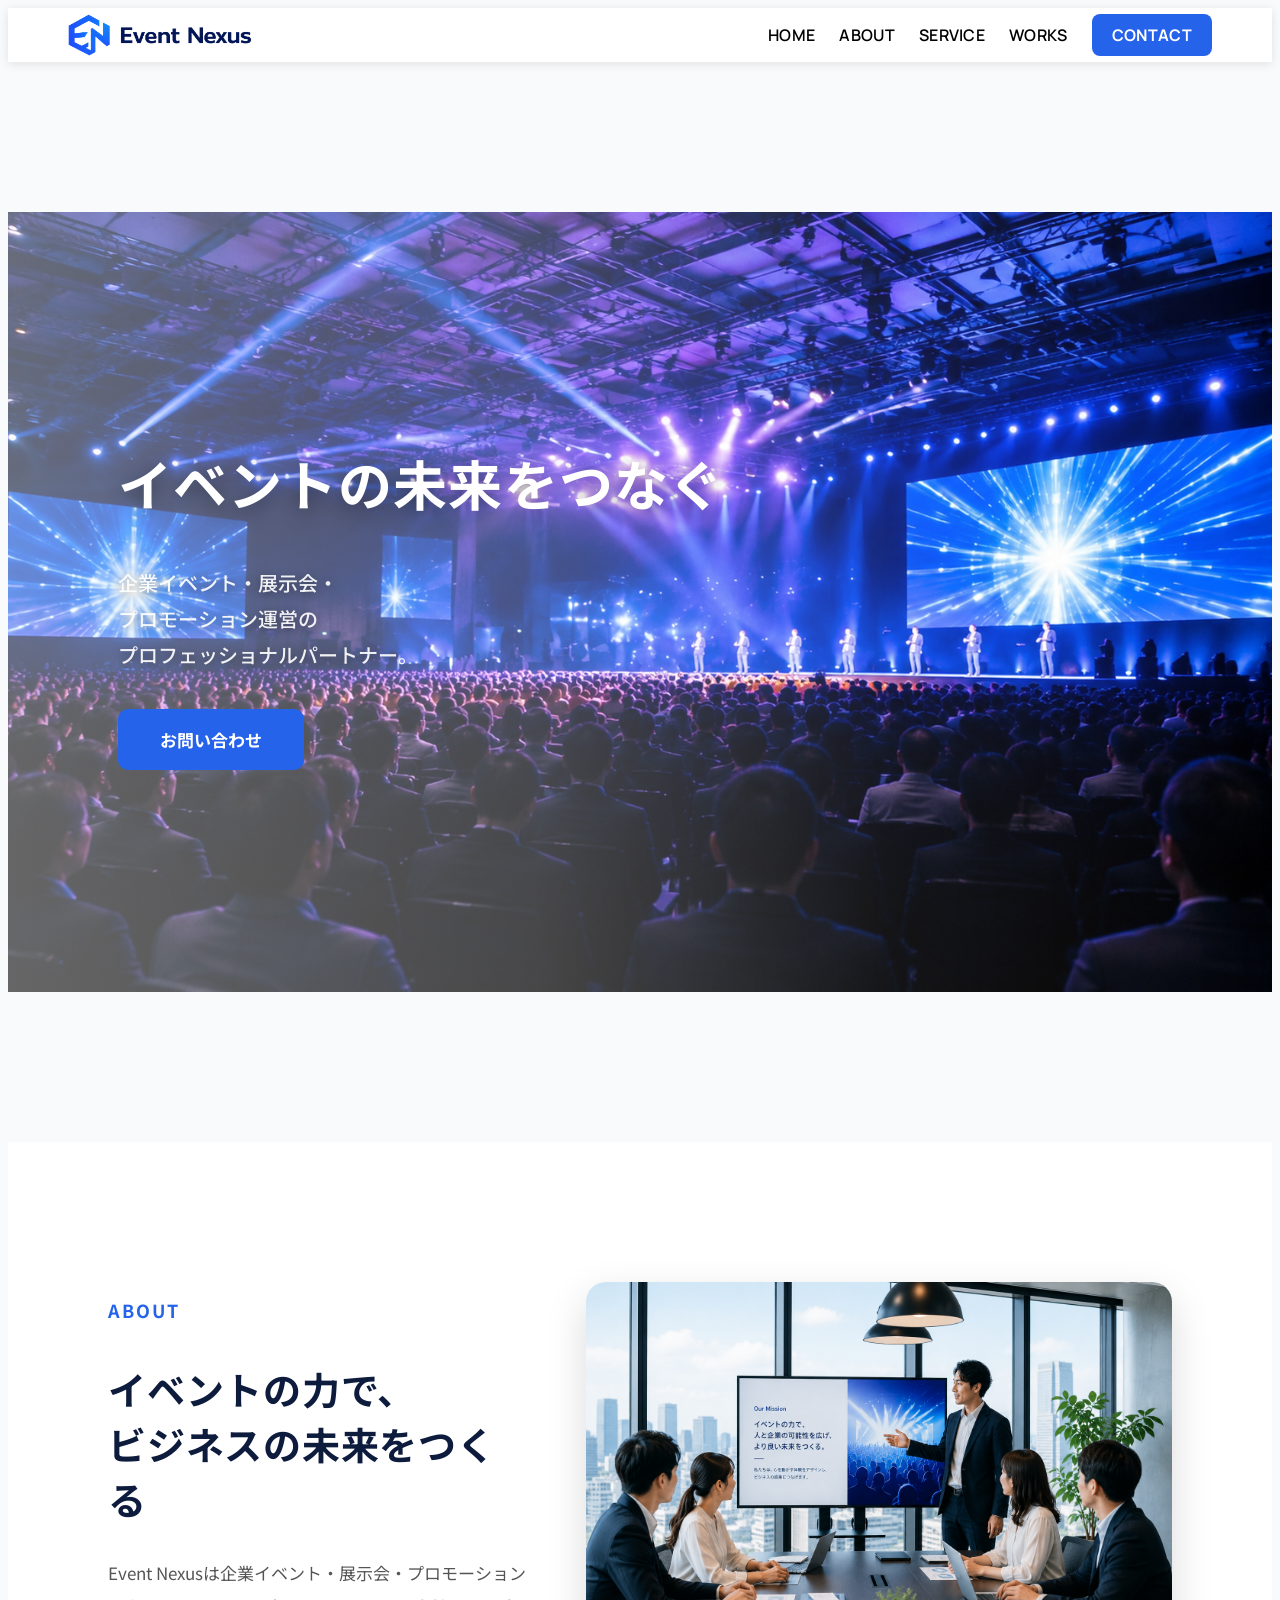
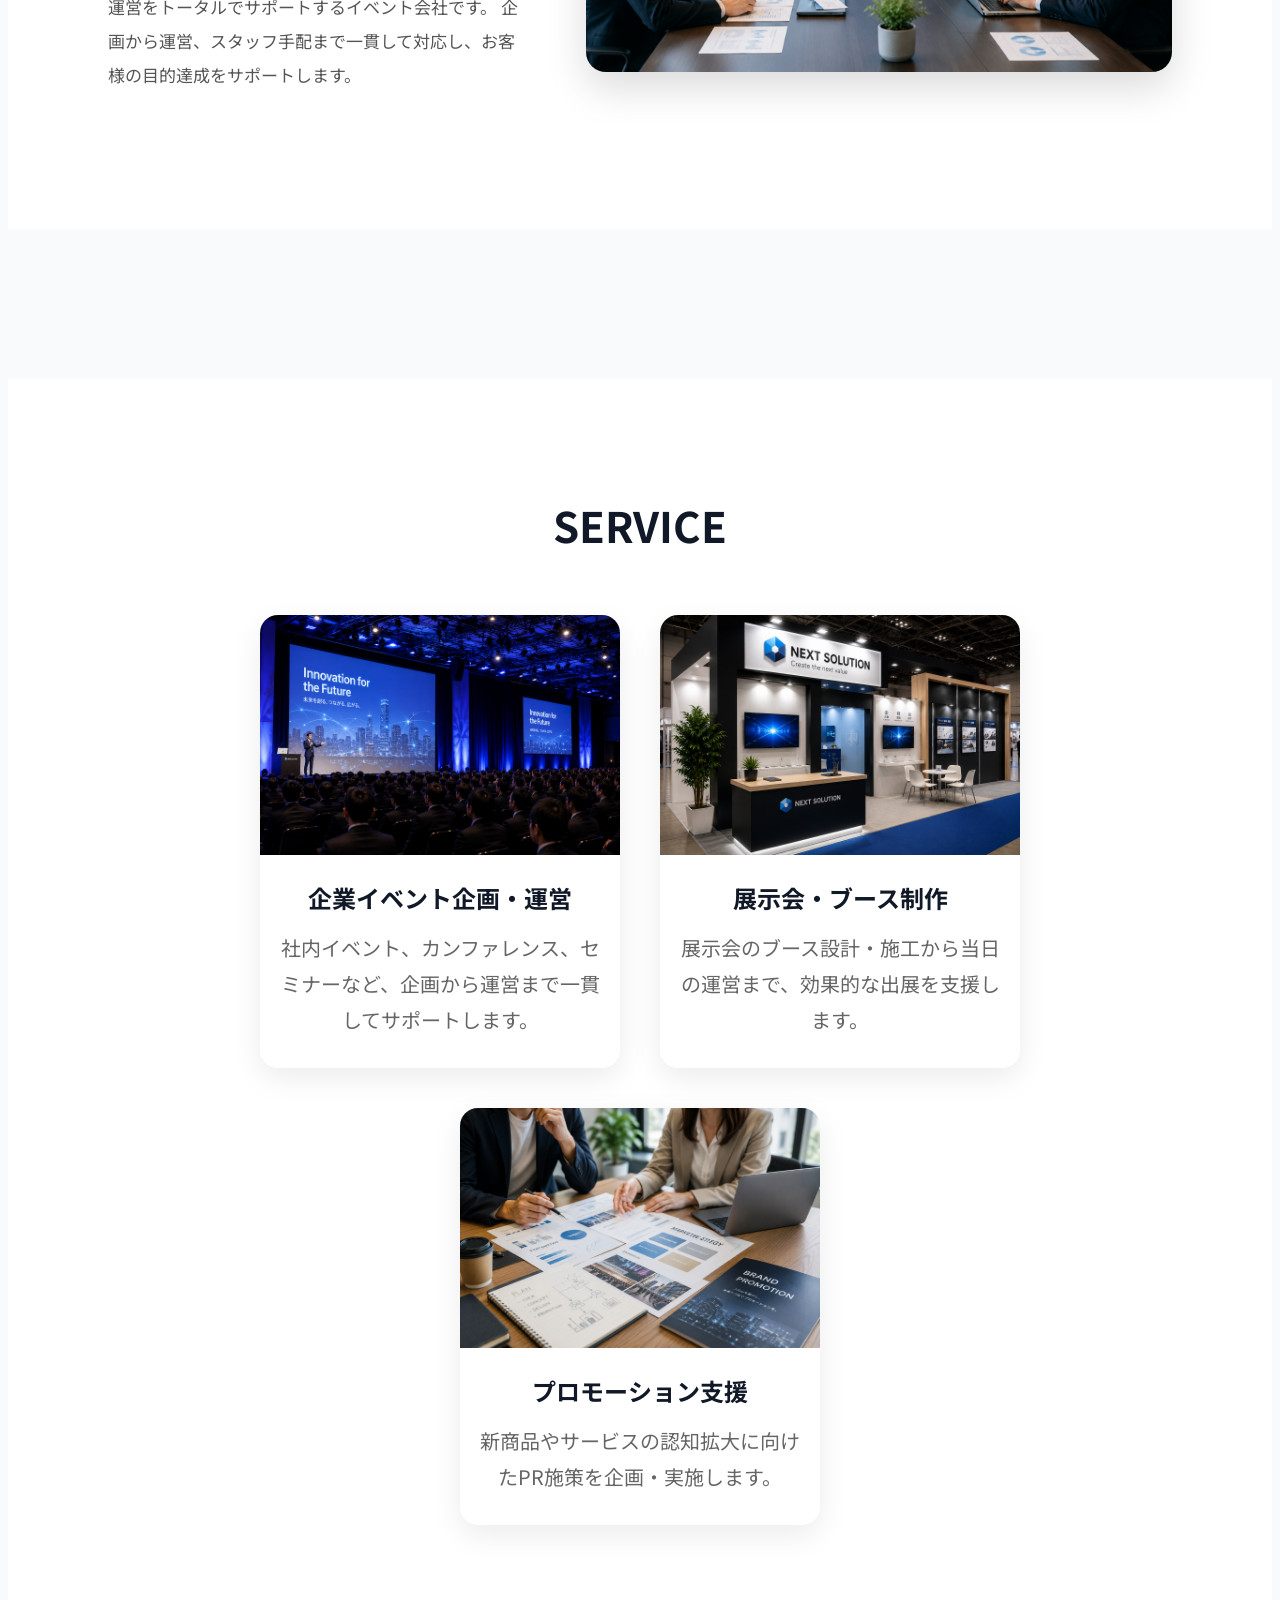
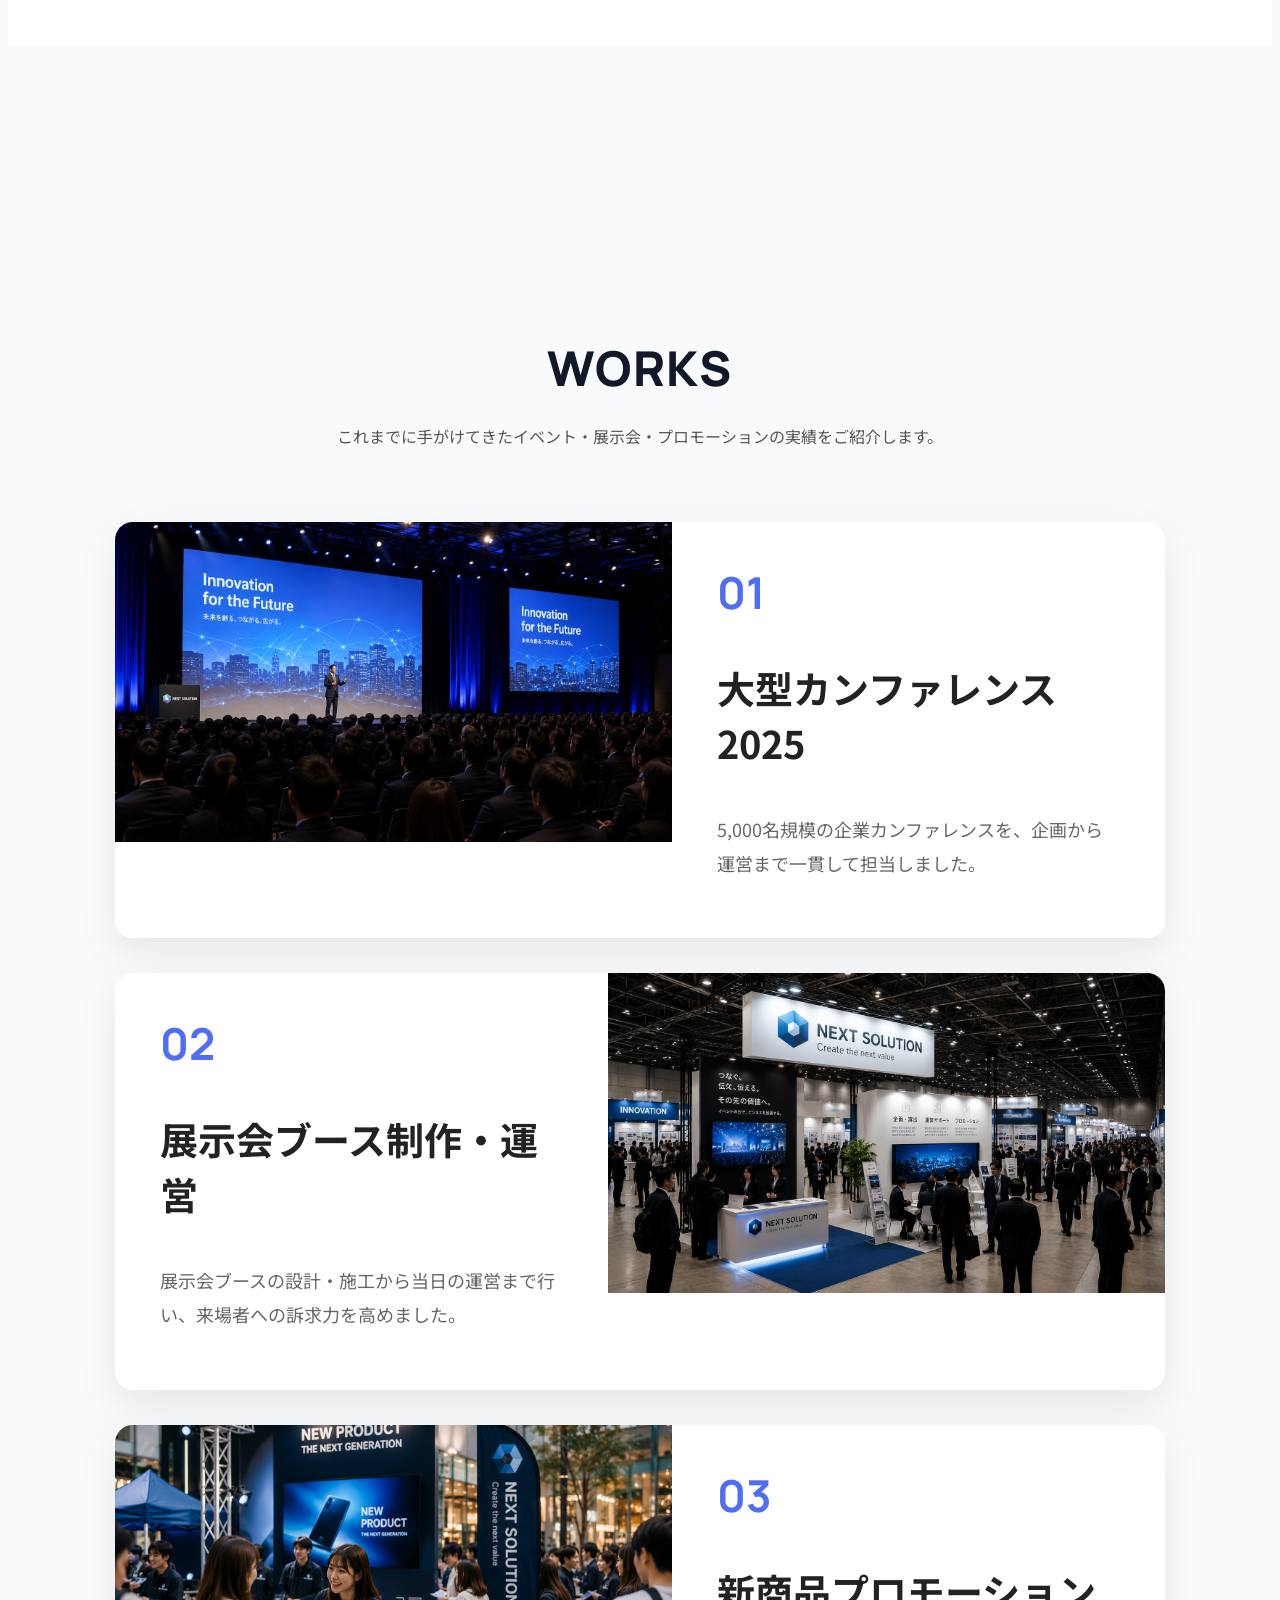
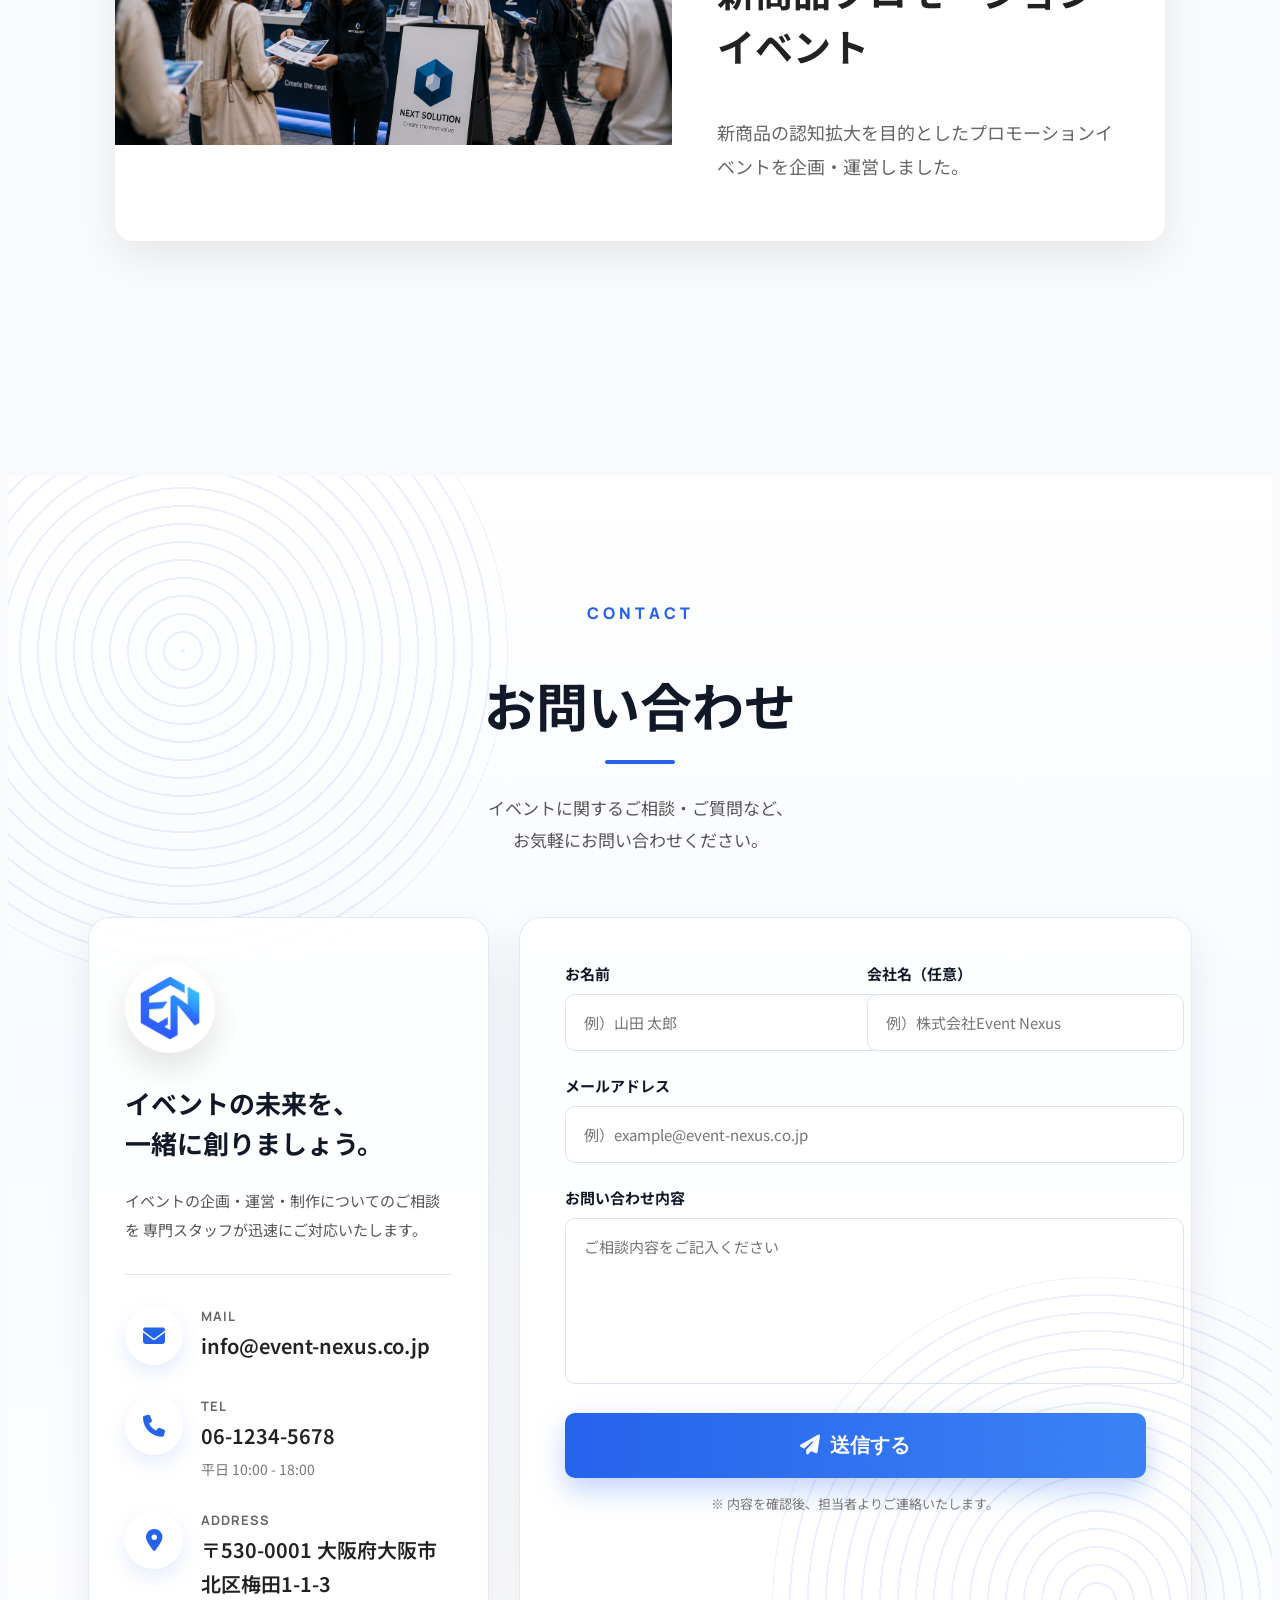
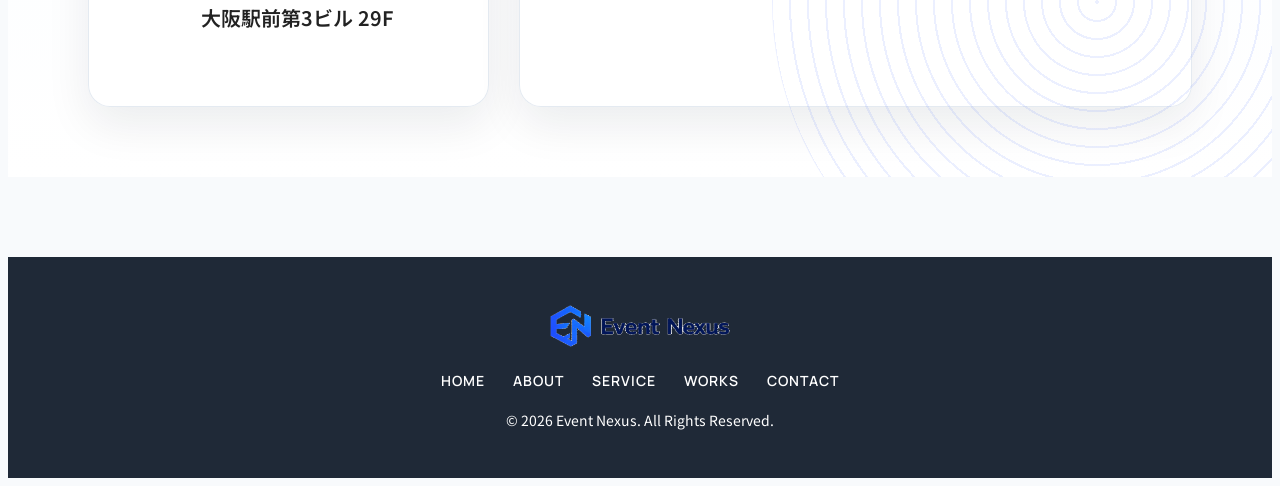
<file: index.html>
<!DOCTYPE html>
<html lang="ja">
<head>
    <meta charset="UTF-8">
    <meta name ="viewport" content ="width=device-width, initial-scale=1.0">
    <title>Event Nexus</title>
    <link rel="stylesheet" href="https://cdnjs.cloudflare.com/ajax/libs/font-awesome/6.5.1/css/all.min.css">
    <link rel="preconnect" href="https://fonts.googleapis.com">
    <link rel="preconnect" href="https://fonts.gstatic.com" crossorigin>
    <link href="https://fonts.googleapis.com/css2?family=Manrope:wght@400;500;600;700;800&family=Noto+Sans+JP:wght@300;400;500;700&display=swap" rel="stylesheet">
    <link rel="stylesheet" href="style.css">
    <link rel="icon" type="image/png" href="images/logo.png">
</head>
<body>
    <header>
    <h1>
        <img src="images/logo.png" alt="Event Nexus">
    </h1>

    <nav id="nav-menu">
        <a href="#home">HOME</a>
        <a href="#about">ABOUT</a>
        <a href="#service">SERVICE</a>
        <a href="#works">WORKS</a>
        <a href="#contact" class="contact-btn">CONTACT</a>
    </nav>

    <button class="menu-toggle" id="menu-toggle">
        ☰
    </button>

    </header>
    <section id="home" class="hero">
        <div class="hero-content">
            <h2>イベントの未来をつなぐ</h2>
            <p>企業イベント・展示会・<br>
                プロモーション運営の<br>
                プロフェッショナルパートナー。</p>

            <a href="#contact" class="hero-btn">お問い合わせ</a>
        </div>
    </section>
    <section class="about" id="about">
        <div class="about-text">
            <h2>ABOUT</h2>
            <h3>イベントの力で、<br>ビジネスの未来をつくる</h3>
            <p>
            Event Nexusは企業イベント・展示会・プロモーション運営をトータルでサポートするイベント会社です。
            企画から運営、スタッフ手配まで一貫して対応し、お客様の目的達成をサポートします。
            </p>
        </div>
        <div class="about-image">
            <img src="images/about.jpg" alt="会議の様子">
        </div>
    </section>
    <section class="service" id="service">
    <h2>SERVICE</h2>

    <div class="service-container">

        <div class="service-item">
            <img src="images/service-event.jpg" alt="企業イベント企画">
            <div class="service-text">
                <h3>企業イベント企画・運営</h3>
                <p>社内イベント、カンファレンス、セミナーなど、企画から運営まで一貫してサポートします。</p>
            </div>
        </div>

        <div class="service-item">
            <img src="images/service-booth.jpg" alt="展示会ブース制作">
            <div class="service-text">
                <h3>展示会・ブース制作</h3>
                <p>展示会のブース設計・施工から当日の運営まで、効果的な出展を支援します。</p>
            </div>
        </div>

        <div class="service-item">
            <img src="images/service-promotion.jpg" alt="プロモーション支援">
            <div class="service-text">
                <h3>プロモーション支援</h3>
                <p>新商品やサービスの認知拡大に向けたPR施策を企画・実施します。</p>
            </div>
        </div>

    </div>
</section>
    <section class="works" id="works">
        <h2>WORKS</h2>
        <p class="works-lead">
            これまでに手がけてきたイベント・展示会・プロモーションの実績をご紹介します。
        </p>
        <div class="work-card fade-in">
            <div class="work-image">
                <img src="images/work1.jpg" alt="大型カンファレンス">
            </div>
            <div class="work-text">
                <span>01</span>
                <h3>大型カンファレンス2025</h3>
                <p>5,000名規模の企業カンファレンスを、企画から運営まで一貫して担当しました。</p>
            </div>
        </div>

        <div class="work-card reverse fade-in">
            <div class="work-image">
                <img src="images/work2.jpg" alt="展示会ブース制作">
            </div>
            <div class="work-text">
                <span>02</span>
                <h3>展示会ブース制作・運営</h3>
                <p>展示会ブースの設計・施工から当日の運営まで行い、来場者への訴求力を高めました。</p>
            </div>
        </div>

        <div class="work-card fade-in">
            <div class="work-image">
                <img src="images/work3.jpg" alt="プロモーションイベント">
            </div>
            <div class="work-text">
                <span>03</span>
                <h3>新商品プロモーションイベント</h3>
                <p>新商品の認知拡大を目的としたプロモーションイベントを企画・運営しました。</p>
            </div>
        </div>
    </section>
    <section class="contact" id="contact">
    <p class="section-label">CONTACT</p>
    <h2>お問い合わせ</h2>
    <div class="section-line"></div>
    <p class="contact-lead">
        イベントに関するご相談・ご質問など、<br>
        お気軽にお問い合わせください。
    </p>

    <div class="contact-container fade-in">
        <div class="contact-info">
            <div class="contact-logo">
                <img src="images/logo-icon.png" alt="Event Nexus">
            </div>

            <h3>イベントの未来を、<br>一緒に創りましょう。</h3>

            <p class="contact-message">
                イベントの企画・運営・制作についてのご相談を
                専門スタッフが迅速にご対応いたします。
            </p>

            <div class="contact-detail">
                <div class="contact-icon"><i class="fa-solid fa-envelope"></i></div>
                <div>
                    <span>MAIL</span>
                    <p>info@event-nexus.co.jp</p>
                </div>
            </div>

            <div class="contact-detail">
                <div class="contact-icon"><i class="fa-solid fa-phone"></i></div>
                <div>
                    <span>TEL</span>
                    <p>06-1234-5678</p>
                    <small>平日 10:00 - 18:00</small>
                </div>
            </div>

            <div class="contact-detail">
                <div class="contact-icon"><i class="fa-solid fa-location-dot"></i></div>
                <div>
                    <span>ADDRESS</span>
                    <p>〒530-0001 大阪府大阪市北区梅田1-1-3<br>大阪駅前第3ビル 29F</p>
                </div>
            </div>
        </div>

        <form 
        class="contact-form"
        action="https://formspree.io/f/xvzjvaaa"
        method="POST">
        <input type="hidden" name="_redirect" value="https://natona1219.github.io/event-nexus-site/thanks.html">
            <div class="form-row">
                <div class="form-group">
                    <label>お名前</label>
                    <input 
                    type="text" 
                    name="name"
                    placeholder="例）山田 太郎"
                    required>
                </div>

                <div class="form-group">
                    <label>会社名（任意）</label>
                    <input 
                    type="text" 
                    name="company"
                    placeholder="例）株式会社Event Nexus">
                </div>
            </div>

            <div class="form-group">
                <label>メールアドレス</label>
                <input 
                type="email" 
                name="email"
                placeholder="例）example@event-nexus.co.jp"
                required>
            </div>

            <div class="form-group">
                <label>お問い合わせ内容</label>
                <textarea 
                name="message"
                placeholder="ご相談内容をご記入ください"
                required></textarea>
            </div>

            <button type="submit"><i class="fa-solid fa-paper-plane"></i>送信する</button>
            <p class="form-note">※ 内容を確認後、担当者よりご連絡いたします。</p>
        </form>
    </div>
</section>

<footer>
    <div class="footer-inner">
        <div class="footer-logo">
            <img src="images/logo.png" alt="Event Nexus">
        </div>

        <div class="footer-nav">
            <a href="#home">HOME</a>
            <a href="#about">ABOUT</a>
            <a href="#service">SERVICE</a>
            <a href="#works">WORKS</a>
            <a href="#contact">CONTACT</a>
        </div>

        <p>© 2026 Event Nexus. All Rights Reserved.</p>
    </div>
</footer>

<script>
const fadeElements = document.querySelectorAll('.fade-in');
const header = document.querySelector("header");
const menuToggle = document.querySelector("#menu-toggle");
const navMenu = document.querySelector("#nav-menu");
const navLinks = document.querySelectorAll("#nav-menu a");

navLinks.forEach((link) => {
  link.addEventListener("click", () => {
    navMenu.classList.remove("active");
    menuToggle.textContent = "☰";
  });
});

menuToggle.addEventListener("click", () => {
  navMenu.classList.toggle("active");

  if (navMenu.classList.contains("active")) {
    menuToggle.textContent = "×";
  } else {
    menuToggle.textContent = "☰";
  }
});
    
window.addEventListener('scroll', () => {
    fadeElements.forEach((element) => {
        const position =element.getBoundingClientRect().top;
        const screenHeight =window.innerHeight;

        if (position < screenHeight - 100) {
            element.classList.add('show');
        }
    });
    if (window.scrollY > 50) {
        header.classList.add("scrolled");
    } else {
        header.classList.remove("scrolled");
    }
});
</script>

</body>
</html>
</file>
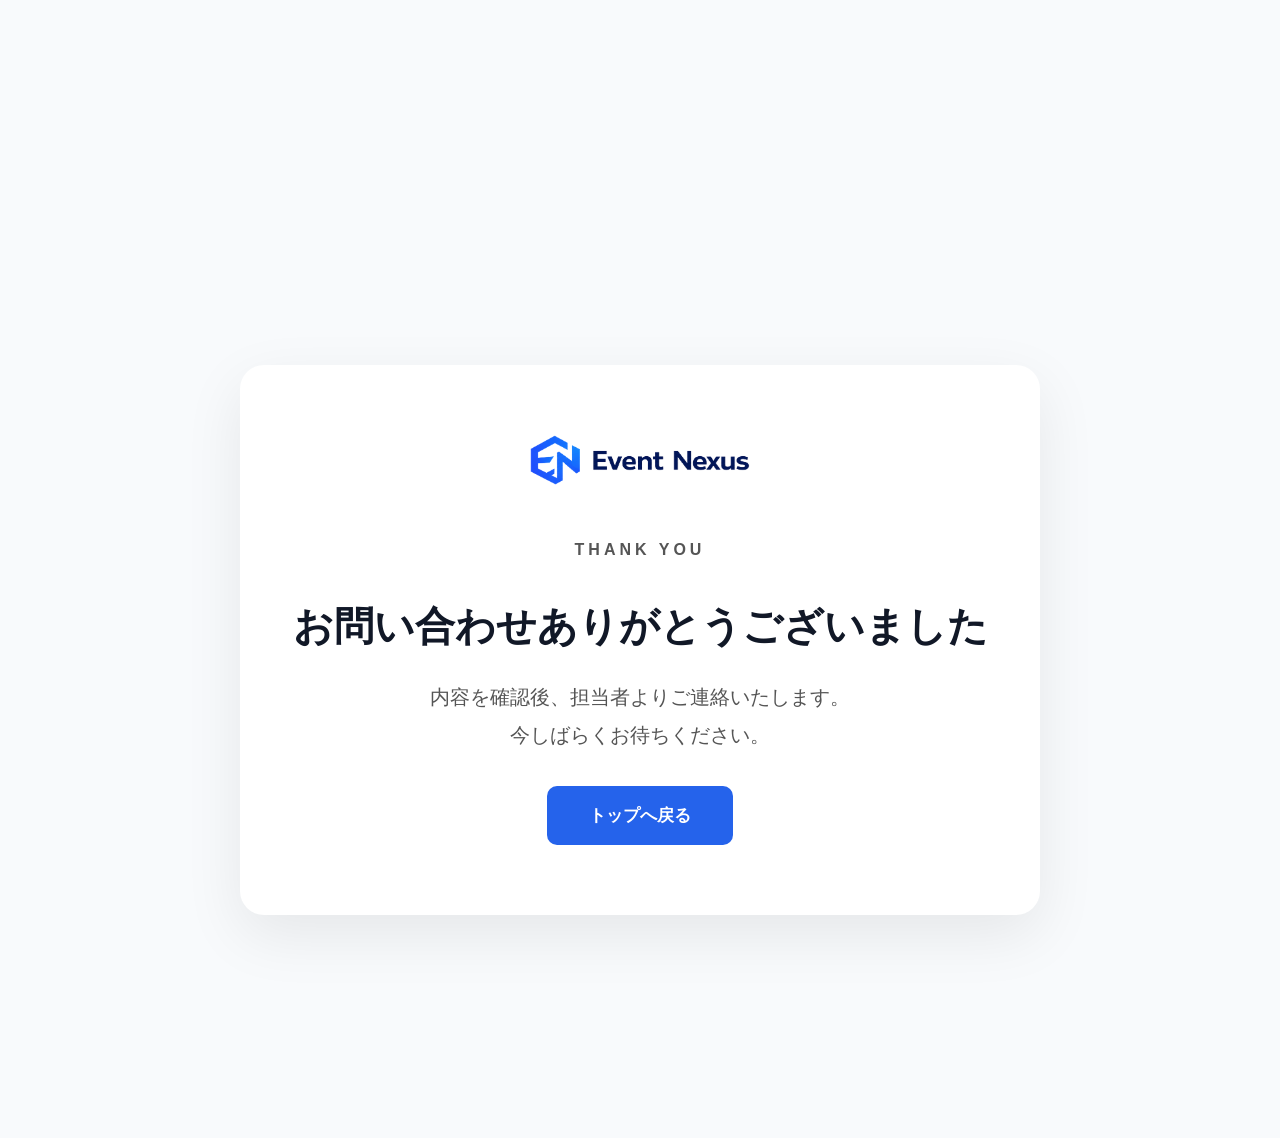
<file: thanks.html>
<!DOCTYPE html>
<html lang="ja">
<head>
  <meta charset="UTF-8">
  <meta name="viewport" content="width=device-width, initial-scale=1.0">
  <title>送信完了 | Event Nexus</title>
  <link rel="stylesheet" href="style.css">
</head>
<body>
  <section class="thanks-page">
    <div class="thanks-box">
      <img src="images/logo.png" alt="Event Nexus">
      <p class="section-label">THANK YOU</p>
      <h1>お問い合わせありがとうございました</h1>
      <p>
        内容を確認後、担当者よりご連絡いたします。<br>
        今しばらくお待ちください。
      </p>
      <a href="index.html" class="hero-btn">トップへ戻る</a>
    </div>
  </section>
</body>
</html>
</file>
<file: style.css>
html {
    scroll-behavior: smooth;
}
body {
    font-family: Noto Sans JP, sans-serif;
    background-color: #f8fafc;
}

header {
    display: flex;
    justify-content: space-between;
    align-items: center;
    padding: 6px 60px;
    position: sticky;
    top: 0;
    background: white;
    box-shadow: 0 2px 10px rgba(0,0,0,0.1);
    z-index: 100;
}

header.scrolled {
    background: rgba(255, 255, 255, 0.95);
    box-shadow: 0.8px 24px rgba(0,0,0,0.08);
    transition: 0.3s;
}

header h1 {
    margin: 0;
    display: flex;
    align-items: center;
    gap: 6px;

    font-family: "Manrope", sans-serif;
    font-weight: 800;
    letter-spacing: -0.03em;
}
header h1 img {
    height: 42px;
    width: auto;
    display: block;
}

nav a {
    margin-left: 20px;
    text-decoration: none;
    color: black;
    transition: 0.3s;
    display: inline-block;
    font-family: "Manrope", sans-serif;
    font-weight: 600;
    letter-spacing: 0.02em;
}
nav a:hover {
    color: #2563eb;
    transform: translateY(-4px);
}

.menu-toggle {
    display: none;
    background: none;
    border: none;
    font-size: 32px;
    cursor: pointer;
}

.contact-btn {
    background: #2563eb;
    color: white !important;
    padding: 10px 20px;
    border-radius: 8px;
    font-family: "Manrope", sans-serif;
    font-weight: 700;
    letter-spacing: 0.02em;
}
.contact-btn:hover {
    background: #1d4ed8;
}
section {
    text-align: center;
    margin-top: 150px;
    scroll-margin-top: 70px;
}
section h2 {
    font-size: 48px;
}
section p {
    font-size: 20px;
}
.about {
    display: flex;
    align-items: flex-start;
    justify-content: space-between;
    gap: 60px;
    padding: 140px 100px 120px;
    text-align: left;
    background: white;
}
.about-text {
    flex: 1;
}
.about-text h2 {
    font-size: 18px;
    color: #2563eb;
    margin-bottom: 20px;
    letter-spacing: 2px;
}
.about-text h3 {
    font-size: 38px;
    line-height: 1.45;
    font-weight: 700;
    letter-spacing: 0.02em;
    color: #0d1b3d;
    margin-bottom: 30px;
}
.about-text p {
    font-size: 17px;
    line-height: 2;
    color: #555;
}
.about-image {
    flex: 1.4;
}
.about-image img {
    width: 100%;
    border-radius: 20px;
    box-shadow: 0 15px 40px rgba(0,0,0,0.15);
}
.service {
    text-align: center;
    background: #fff;
    padding: 80px 80px 120px;
}
.service h2 {
    font-size: 42px;
    margin-bottom: 60px;
    color: #111827;
}
.service-item {
    width: 360px;
    background: #fff;
    padding: 0;
    border: none;
    border-radius: 18px;
    overflow: hidden;
    box-shadow: 0 10px 30px rgba(0,0,0,.08);
    transition: 0.35s;
}
.service-item img {
    width: 100%;
    height: 240px;
    object-fit: cover;
    display: block;
}
.service-item h3 {
    margin: 25px 20px 15px;
    font-size: 24px;
    color: #111827;
}
.service-item p {
    margin: 0 20px 30px;
    color: #666;
    line-height: 1.8;
}
.service-item:hover {
    transform: translateY(-10px);
    box-shadow: 0 20px 40px rgba(37,99,235,.18);
}
.service-container {
    display: flex;
    justify-content: center;
    gap: 40px;
    flex-wrap: wrap;
}
.works {
    padding: 100px 40px 50px;
    background: #f8fafc;
    text-align: center;
}

.works h2 {
    font-size: 48px;
    font-family: "Manrope", sans-serif;
    font-weight: 800;
    letter-spacing: 0.04em;
    color: #111827;
    margin-bottom: 20px;
}

.works-lead {
    max-width: 720px;
    margin: 0 auto 70px;
    font-size: 16px;
    line-height: 2;
    color: #555;
}

.work-card {
    max-width: 1050px;
    margin: 0 auto 35px;
    display: flex;
    align-items: stretch;
    background: white;
    border-radius: 18px;
    overflow: hidden;
    box-shadow: 0 15px 40px rgba(0,0,0,.08);
    transition: .35s;
}

.work-card:hover {
    transform: translateY(-10px);
    box-shadow: 0 25px 60px rgba(0,0,0,.15);
}

.work-card.reverse {
    flex-direction: row-reverse;
}

.work-image {
    width: 58%;
    overflow: hidden;
}

.work-image img {
    width: 100%;
    height: 320px;
    object-fit: cover;
    display: block;
    transition: .5s;
}

.work-card:hover .work-image img {
    transform: scale(1.05);
}

.work-text {
    width: 42%;
    padding: 40px 45px;
    text-align: left;
    display: flex;
    flex-direction: column;
    justify-content: center;
}

.work-text span {
    display: block;
    font-family: "Manrope", sans-serif;
    font-size: 44px;
    font-weight: 700;
    color: #4f6df5;
    margin-bottom: 20px;
}

.work-text h3 {
    font-size: 38px;
    font-weight: 700;
    color: #222;
    margin: 18px 0 24px;
}

.work-text p {
    font-size: 18px;
    line-height: 1.9;
    color: #666;
}
.hero {
    padding: 110px 60px;
    min-height: 560px;
    display: flex;
    align-items: center;

    background: linear-gradient(90deg, 
    rgba(255, 255, 255, 0.40) 0%,
    rgba(255, 255, 255, 0.28) 42%, 
    rgba(255, 255, 255, 0.08) 70%, 
    rgba(255, 255, 255, 0.00) 100%),
    url("images/hero.jpg");

    background-size: cover;
    background-position: 60% center;
    background-repeat: no-repeat;
}
.hero-content{
    display: flex;
    flex-direction: column;
    align-items: flex-start;
    max-width: 700px;
    margin-left: 50px;
    margin-top: -30px;
    text-align: left;
}
.hero h2 {
    font-size: 54px;
    line-height: 1.25;
    letter-spacing: 0.02em;
    font-weight: 700;
    margin-bottom: 28px;
    color: #ffffff;
    text-shadow: 0 4px 20px rgba(0, 0, 0, .45);
}
.hero p {
    font-size: 20px;
    line-height: 1.8;
    font-weight: 500;
    color: rgba(255, 255, 255, .92);
    text-shadow: 0 2px 10px rgba(0, 0, 0, .4);
    margin-bottom: 36px;
}
.hero-btn {
    display: inline-block;
    background: #2563eb;
    color: white;
    padding: 18px 42px;
    font-size: 17px;
    border-radius: 10px;
    text-decoration: none;
    font-weight: bold;
    transition: .3s;
}
.hero-btn:hover {
    background: #1d4ed8;
    transform: translateY(-4px);
    box-shadow: 0 12px 35px rgba(37, 99, 235,.45);
}
.contact {
    padding: 110px 80px 70px;
    background: linear-gradient(
        180deg,
        #ffffff 0%,
        #f8fbff 45%,
        #ffffff 100%
    );
    text-align: center;
    position: relative;
    position: relative;
    overflow: hidden;
}

.section-label {
    font-family: "Manrope", sans-serif;
    font-size: 16px;
    font-weight: 800;
    letter-spacing: 4px;
    color: #2563eb;
    margin-bottom: 18px;
}

.contact h2 {
    font-size: 52px;
    color: #111827;
    margin-bottom: 18px;
}

.section-line {
    width: 70px;
    height: 4px;
    background: #2563eb;
    margin: 0 auto 28px;
    border-radius: 999px;
}

.contact-lead {
    font-size: 17px;
    line-height: 1.9;
    color: #555;
    margin-bottom: 60px;
}

.contact-container {
    max-width: 1180px;
    margin: 0 auto;
    display: flex;
    gap: 30px;
    align-items: stretch;
}

.contact-info,
.contact-form {
    background: rgba(255,255,255,.85);
    border: 1px solid rgba(226,232,240,.9);
    border-radius: 22px;
    box-shadow: 0 18px 45px rgba(15,23,42,.08);
}

.contact-info {
    width: 36%;
    padding: 45px 36px;
    text-align: left;
}

.contact-logo {
    width: 90px;
    height: 90px;
    background: #fff;
    border-radius: 50%;
    display: flex;
    justify-content: center;
    align-items: center;
    box-shadow: 0 15px 35px rgba(0,0,0,.12);
    margin-bottom: 30px;
    transition: .3s;
}

.contact-logo img {
    width: 60px;
    height: auto;
    margin-bottom: 0px;
}

.contact-info h3 {
    font-size: 26px;
    line-height: 1.55;
    color: #111827;
    margin-bottom: 24px;
}

.contact-message {
    font-size: 15px;
    line-height: 1.9;
    color: #555;
    padding-bottom: 30px;
    border-bottom: 1px solid #e5e7eb;
    margin-bottom: 28px;
}

.contact-detail {
    display: flex;
    gap: 18px;
    align-items: flex-start;
    margin-bottom: 26px;
}

.contact-icon {
    width: 48px;
    height: 48px;
    border-radius: 50%;
    background: #eef5ff;
    display: flex;
    align-items: center;
    justify-content: center;
    color: #2563eb;
    font-size: 22px;
    box-shadow: 0 8px 20px rgba(37,99,235,.15);
    flex-shrink: 0;
}

.contact-detail span {
    font-family: "Manrope", sans-serif;
    font-weight: 800;
    letter-spacing: .08em;
    color: #111827;
    font-size: 14px;
}

.contact-detail p {
    margin-top: 6px;
    font-size: 15px;
    line-height: 1.7;
    color: #333;
}

.contact-detail small {
    color: #777;
    font-size: 14px;
}

.contact-form {
    width: 64%;
    padding: 45px;
    text-align: left;
}

.form-row {
    display: flex;
    gap: 24px;
}

.form-group {
    width: 100%;
    margin-bottom: 24px;
}

.form-group label {
    display: block;
    font-size: 15px;
    font-weight: 700;
    color: #111827;
    margin-bottom: 10px;
}

.form-group input,
.form-group textarea {
    width: 100%;
    border: 1px solid #dbe3ef;
    border-radius: 10px;
    padding: 17px 18px;
    font-size: 15px;
    font-family: inherit;
    outline: none;
    background: white;
    transition: .3s;
}

.form-group textarea {
    height: 130px;
    resize: none;
}

.form-group input:focus,
.form-group textarea:focus {
    border-color: #2563eb;
    box-shadow: 0 0 0 4px rgba(37,99,235,.12);
}

.contact-form button {
    width: 100%;
    border: none;
    border-radius: 10px;
    padding: 19px;
    background: linear-gradient(90deg, #2563eb, #3b82f6);
    color: white;
    font-size: 20px;
    font-weight: 700;
    cursor: pointer;
    transition: .35s;
    box-shadow: 0 12px 28px rgba(37,99,235,.28);
}

.contact-form button:hover {
    transform: translateY(-4px);
    box-shadow: 0 18px 38px rgba(37,99,235,.38);
}

.form-note {
    text-align: center;
    font-size: 13px;
    color: #777;
    margin-top: 16px;
}

@media (max-width: 768px) {
header {
    flex-direction: row;
    justify-content: space-between;
    align-items: center;
    padding: 16px 20px;
    flex-wrap: wrap;
}

nav {
    display: none;
    width: 100%;
    order: 3;
    margin-top: 16px;
}

nav a {
    margin-left: 0;
}

nav.active {
    display: flex;
    flex-direction: column;
    align-items: center;
    gap: 10px;
    margin-top: 12px;
    width: 100%;
    order: 3;
}

.menu-toggle {
    display: block;
    margin: 0;
    order: 2;
    font-size: 30px;
    cursor: pointer;
    width: 40px;
    height: 40px;
    border: none;
    background: transparent;
}
header h1 {
    order: 1;
}

.contact-btn {
    width: 180px;
    padding: 10px 20px;
    text-align: center;
}
.about {
    flex-direction: column;
    padding: 80px 24px;
    gap: 40px;
    text-align: center;
}

.about-text,
.about-image {
    flex: none;
    width: 100%;
}

.about-text h2 {
    font-size: 18p;
}

.about-text h3 {
    font-size: 28px;
    line-height: 1.4;
}

.about-text p {
       font-size: 16px;
    line-height: 1.9;
}

.about-image img {
    width: 100%;
    max-width: 360px;
}

.contact-container {
    flex-direction: column;
    width: 100%;
}

.contact-info,
.contact-form {
    width: 100%;
}

.contact-info h3 {
    font-size: 28px;
    line-height: 1.5;
}

.contact-detail p {
    font-size: 18px;
    word-break: normal;
}

.service-container,
.works-container {
    flex-direction: column;
    align-items: center;
}

.service-item,
.works-item {
    width: 90%;
}

.work-card,
.work-card.reverse {
    flex-direction: column;
    margin-bottom: 32px;
}

.work-image,
.work-text {
    width: 100%;
}

.work-image img {
    height: 180px;
}

.work-text {
    padding: 24px 20px 28px;
    text-align: center;
}

.work-text span {
    font-size: 30px;
    margin-bottom: 8px;
}

.work-text h3 {
    font-size: 20px;
    margin: 8px 0px 12px;
}

.work-text p {
    font-size: 14px;
    line-height: 1.7;
}

section {
    margin-top: 80px;
    padding: 60px 20px;
}
.hero {
    padding-top: 160px;
}

.hero h2 {
    font-size: 24px;
    line-height: 1.4;
}

.hero p {
    font-size: 14px;
    line-height: 1.8;
    text-align: center;
}

.about-text,
.service-text,
.work-text,
.contact-detail {
    word-break: keep-all;
    overflow-wrap: break-word;
}

.about-text h3,
.service-text h3,
.work-text h3,
.contact-detail p {
    writing-mode: horizontal-tb;
}

.contact {
    padding: 80px 20px;
}

.contact-container {
    flex-direction: column;
    width: 100%;
    gap: 24px;
}

.contact-info,
.contact-form {
    width: 100%;
    padding: 32px 22px;
}

.form-row {
    flex-direction: column;
    gap: 20px;
}

.form-group {
    width: 100%;
}

.contact-form input,
.contact-form textarea {
    width: 100%;
    box-sizing: border-box;
}

.contact-form button {
     width: 100%;
}

.contact-form {
    max-width: 100%;
    overflow: visible;
}

.form-row {
    display: flex;
    flex-direction: column;
    width: 100%;
}

.form-group {
    width: 100%;
    min-width: 0;
}

.contact-form input,
.contact-form textarea {
    max-width: 100%;
    min-width: 0;
}

.contact-form textarea {
    min-height: 180px;
    position: relative;
    pointer-events: auto;
    z-index: 20px;
}

.footer-inner {
    padding: 20px 20px;
}

.footer-logo img {
    width: 140px;
    margin-bottom: 10px;
}

.footer-nav {
    flex-direction: column;
    gap: 10px;
    margin-bottom: 10px;
}   

.footer-nav a {
    font-size: 14px;
}

footer p {
    font-size: 11px;
    line-height: 1.5;
    opacity: 0.8;
}

nav:not(.active) {
    display: none;
}
}

footer {
    background-color: #1f2937;
    color: white;
    text-align: center;
    padding: 16px 0;
    margin-top: 80px;
    font-size: 14px;
}
footer p {
    margin: 0;
}

.footer-inner {
    max-width: 1180px;
    margin: 0 auto;
    padding: 32px 20px;
}

.footer-logo img {
    width: 180px;
    margin-bottom: 20px;
}

.footer-nav {
    display: flex;
    justify-content: center;
    gap: 28px;
    margin-bottom: 20px;
    flex-wrap: wrap;
}

.footer-nav a {
    color: white;
    text-decoration: none;
    font-weight: 600;
    letter-spacing: 1px;
    font-family: "Manrope", sans-serif;
}

.footer-nav a:hover {
    opacity: 0.7;
}

input,
textarea {
    border-radius: 10px;
}
input:focus,
textarea:focus {
    outline: none;
    border: 2px solid #2563eb;
    box-shadow: 0 0 10px rgba(37, 99, 253, .2);
}

.fade-in {
    opacity: 0;
    transform: translateY(50px);
    transition: opacity 0.8s ease, transform 0.8s ease;
}

.fade-in.show {
    opacity: 1;
    transform: translateY(0);
}

.contact::before{
    content:"";
    position:absolute;

    width:650px;
    height:650px;

    top:-150px;
    left:-150px;

    border-radius:50%;

    background:
    repeating-radial-gradient(
        circle,
        rgba(74,111,255,.18) 0px,
        rgba(74,111,255,.18) 2px,
        transparent 2px,
        transparent 18px
    );

    opacity:.6;
}

.contact::after{
    content:"";
    position:absolute;

    width:650px;
    height:650px;

    bottom:-150px;
    right:-150px;

    border-radius:50%;

    background:
    repeating-radial-gradient(
        circle,
        rgba(74,111,255,.18) 0px,
        rgba(74,111,255,.18) 2px,
        transparent 2px,
        transparent 18px
    );

    opacity: .6;
}

.contact-info,
.contact-form {
    transition: 0.35s;
}

.contact-info:hover,
.contact-form:hover {
    transform: translateY(-6px);
    box-shadow: 0 24px 55px rgba(15,23,42,.12);
}

.contact-form input,
.contact-form textarea {
    transition: all 0.3s ease;
}

.contact-form input:focus,
.contact-form textarea:focus {
    border-color: #2f6bff;
    box-shadow: 0 0 0 5px rgba(47,107,255,.12);
    outline: none;
    transform: translateY(-2px);
}

.contact-form button i {
    margin-right: 10px;
}

.contact-form button:hover {
    background: linear-gradient(90deg, #1d4ed8, #2563eb);
    transform: translateY(-5px);
    box-shadow: 0 18px 40px rgba(37,99,235,.4);
}

.contact-detail {
    display: flex;
    align-items: flex-start;
    gap: 18px;
    margin-top: 32px;
}

.contact-icon {
    width: 58px;
    height: 58px;
    min-width: 58px;

    display: flex;
    align-items: center;
    justify-content: center;

    background: #fff;
    border-radius: 50%;

    color: #2563eb;
    font-size: 22px;

    box-shadow: 0 8px 20px rgba(37,99,235,.12);

    transition: .3s;
}

.contact-detail:hover .contact-icon {
    transform: translateY(-5px) rotate(-8deg);
    box-shadow: 0 14px 28px rgba(37,99,235,.22);
}

.contact-detail span {
    display: block;
    font-size: 13px;
    font-weight: 700;
    color: #666;
    letter-spacing: 1px;
    margin-bottom: 4px;
}

.contact-detail p {
    margin: 0;
    font-size: 20px;
    font-weight: 600;
    color: #222;
}

.contact-detail small {
    display: block;
    margin-top: 6px;
    color: #777;
}

.contact::before,
.contact::after {
    pointer-events: none;
    z-index: 0;
}

.contact-form {
    position: relative;
    z-index: 5;
}

.contact-form textarea {
    position: relative;
    z-index: 10;
    pointer-events: auto;
}

.thanks-page {
  min-height: 100vh;
  display: flex;
  align-items: center;
  justify-content: center;
  padding: 40px 20px;
  background: #f8fafc;
}

.thanks-box {
  max-width: 720px;
  width: 100%;
  background: white;
  text-align: center;
  padding: 70px 40px;
  border-radius: 24px;
  box-shadow: 0 20px 60px rgba(0,0,0,.08);
}

.thanks-box img {
  width: 220px;
  margin-bottom: 30px;
}

.thanks-box h1 {
  font-size: 40px;
  color: #111827;
  margin-bottom: 24px;
}

.thanks-box p {
  color: #555;
  line-height: 1.9;
  margin-bottom: 32px;
}

@media (max-width: 768px) {
  .thanks-box {
    padding: 50px 24px;
  }

  .thanks-box img {
    width: 180px;
  }

  .thanks-box h1 {
    font-size: 28px;
  }
}
</file>
